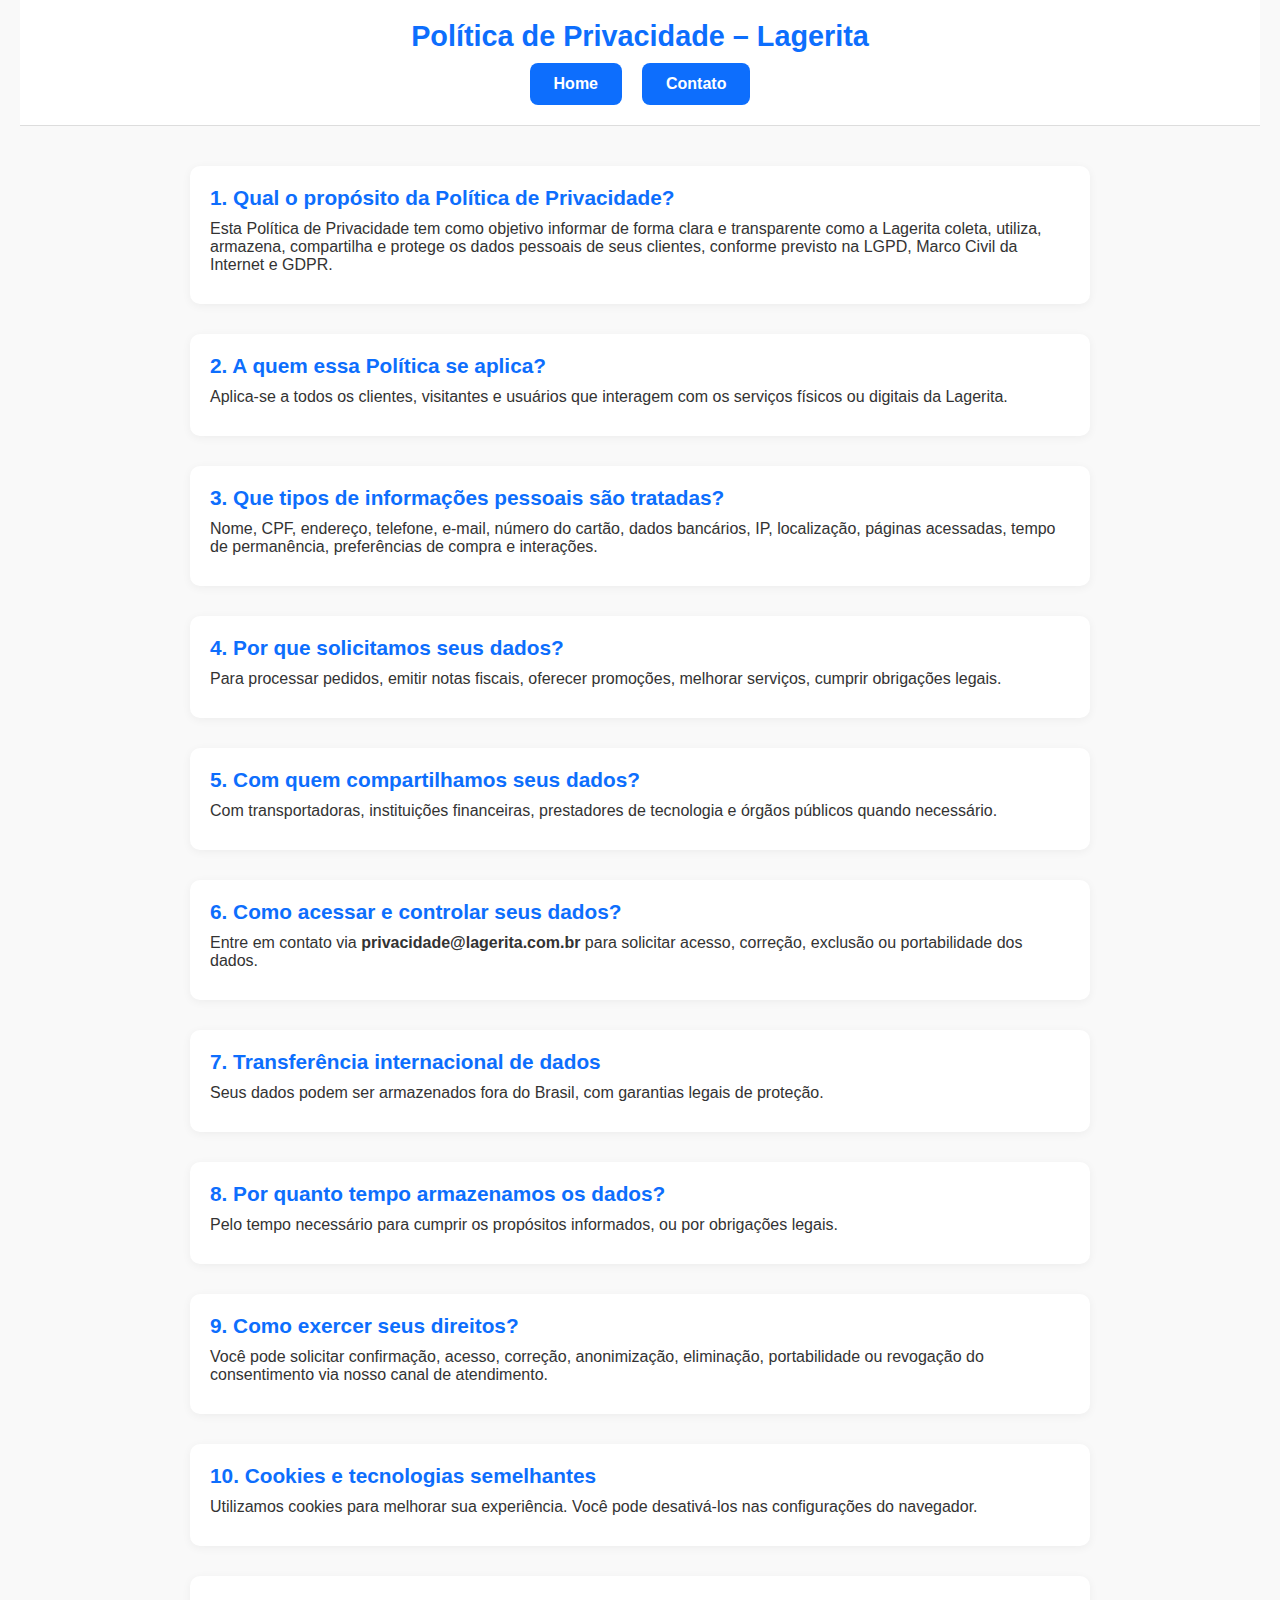
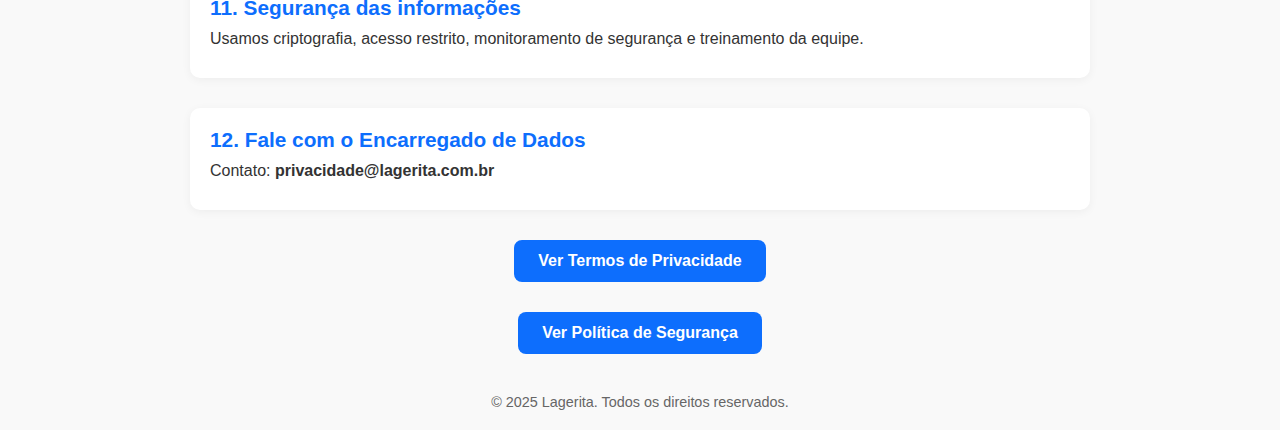
<file: index.html>
<!DOCTYPE html>
<html lang="pt-br">
<head>
    <meta charset="UTF-8">
    <meta name="viewport" content="width=device-width, initial-scale=1.0">
    <title>Política de Privacidade – Lagerita</title>
    <link rel="stylesheet" href="style.css">
</head>
<body>
    <header>
        <h1>Política de Privacidade – Lagerita</h1>
        <nav>
            <a class="botao" href="#">Home</a>
            <a class="botao" href="#contato">Contato</a>
        </nav>
    </header>

    <main>
        <section>
            <h2>1. Qual o propósito da Política de Privacidade?</h2>
            <p>Esta Política de Privacidade tem como objetivo informar de forma clara e transparente como a Lagerita coleta, utiliza, armazena, compartilha e protege os dados pessoais de seus clientes, conforme previsto na LGPD, Marco Civil da Internet e GDPR.</p>
        </section>

        <section>
            <h2>2. A quem essa Política se aplica?</h2>
            <p>Aplica-se a todos os clientes, visitantes e usuários que interagem com os serviços físicos ou digitais da Lagerita.</p>
        </section>

        <section>
            <h2>3. Que tipos de informações pessoais são tratadas?</h2>
            <p>Nome, CPF, endereço, telefone, e-mail, número do cartão, dados bancários, IP, localização, páginas acessadas, tempo de permanência, preferências de compra e interações.</p>
        </section>

        <section>
            <h2>4. Por que solicitamos seus dados?</h2>
            <p>Para processar pedidos, emitir notas fiscais, oferecer promoções, melhorar serviços, cumprir obrigações legais.</p>
        </section>

        <section>
            <h2>5. Com quem compartilhamos seus dados?</h2>
            <p>Com transportadoras, instituições financeiras, prestadores de tecnologia e órgãos públicos quando necessário.</p>
        </section>

        <section>
            <h2>6. Como acessar e controlar seus dados?</h2>
            <p>Entre em contato via <strong>privacidade@lagerita.com.br</strong> para solicitar acesso, correção, exclusão ou portabilidade dos dados.</p>
        </section>

        <section>
            <h2>7. Transferência internacional de dados</h2>
            <p>Seus dados podem ser armazenados fora do Brasil, com garantias legais de proteção.</p>
        </section>

        <section>
            <h2>8. Por quanto tempo armazenamos os dados?</h2>
            <p>Pelo tempo necessário para cumprir os propósitos informados, ou por obrigações legais.</p>
        </section>

        <section>
            <h2>9. Como exercer seus direitos?</h2>
            <p>Você pode solicitar confirmação, acesso, correção, anonimização, eliminação, portabilidade ou revogação do consentimento via nosso canal de atendimento.</p>
        </section>

        <section>
            <h2>10. Cookies e tecnologias semelhantes</h2>
            <p>Utilizamos cookies para melhorar sua experiência. Você pode desativá-los nas configurações do navegador.</p>
        </section>

        <section>
            <h2>11. Segurança das informações</h2>
            <p>Usamos criptografia, acesso restrito, monitoramento de segurança e treinamento da equipe.</p>
        </section>

        <section id="contato">
            <h2>12. Fale com o Encarregado de Dados</h2>
            <p>Contato: <strong>privacidade@lagerita.com.br</strong></p>
        </section>

        <div class="botao-termos">
            <a href="termos_privacidade.html" class="botao">Ver Termos de Privacidade</a>
        </div>

        <div class="botao-politica-seguranca">
            <a href="politica_seguranca.html" class="botao">Ver Política de Segurança</a>
        </div>
    </main>

    <footer>
        &copy; 2025 Lagerita. Todos os direitos reservados.
    </footer>

</body>
</html>
</file>
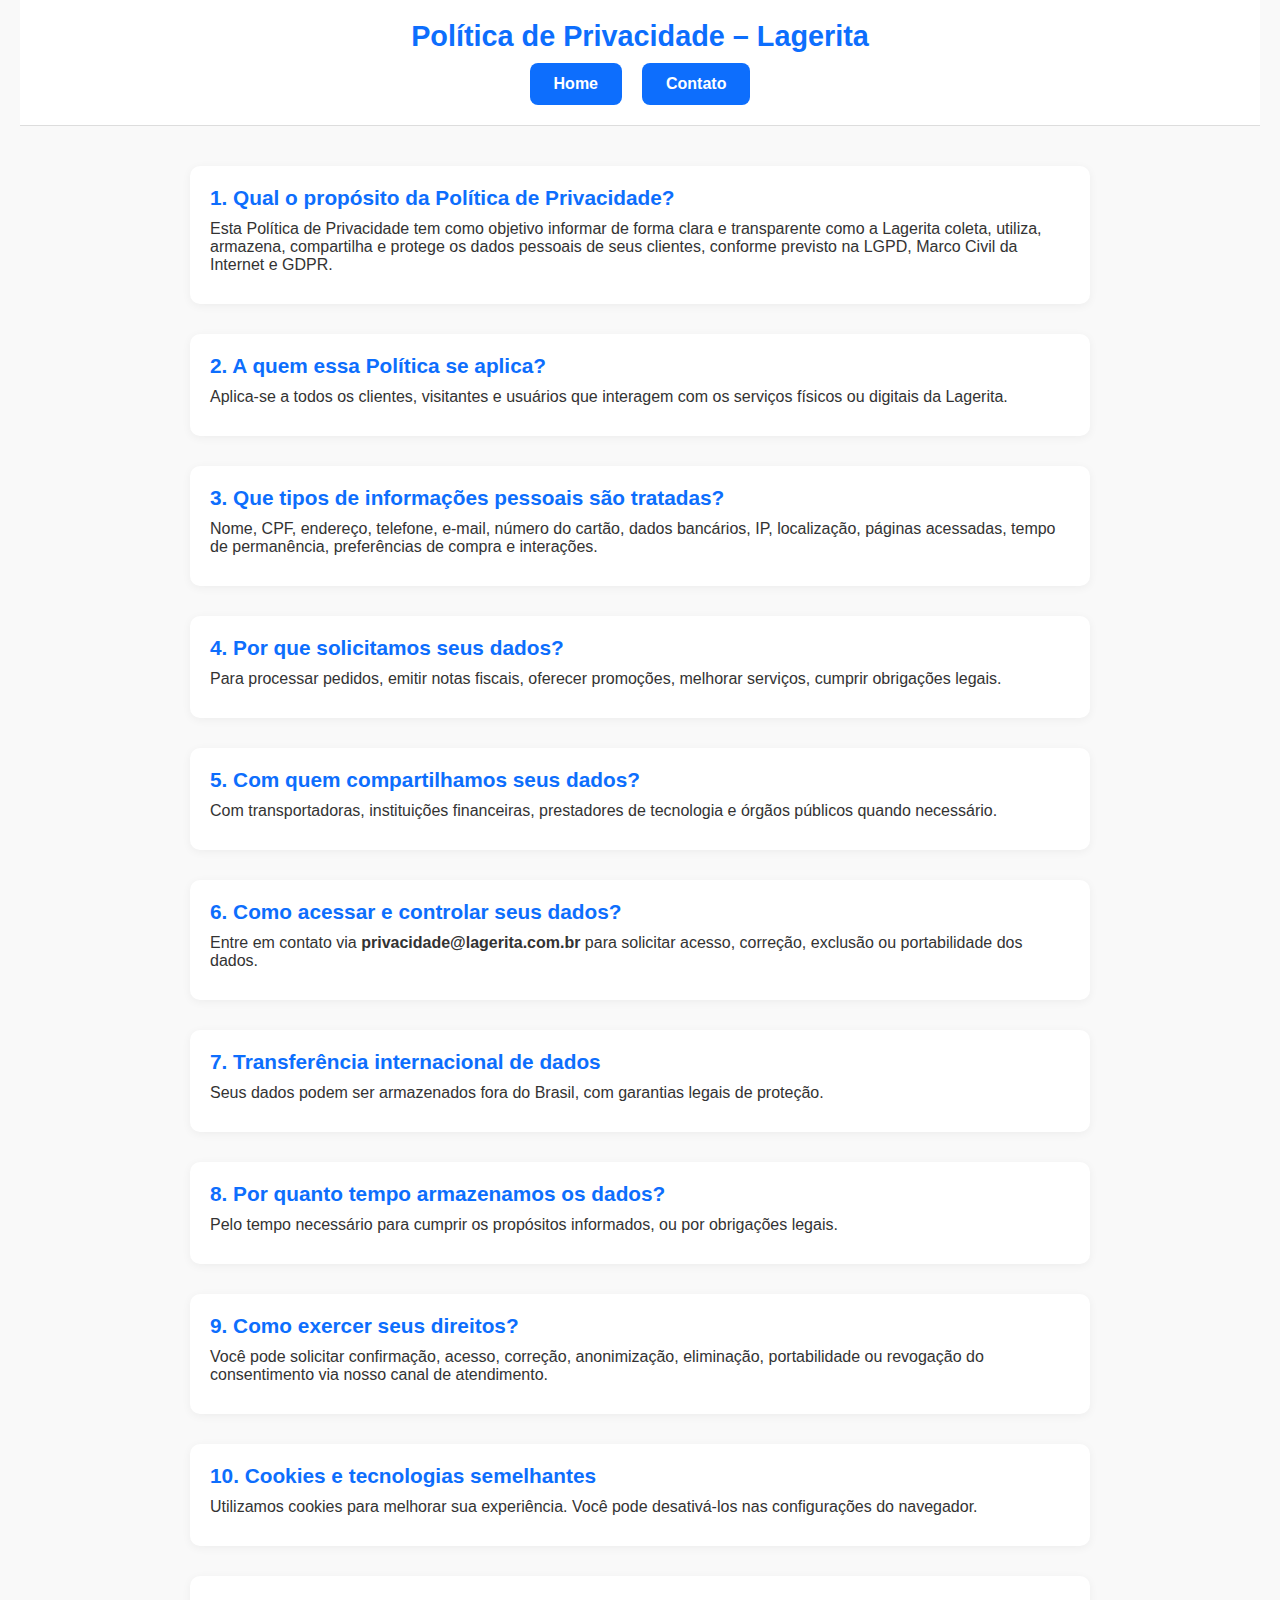
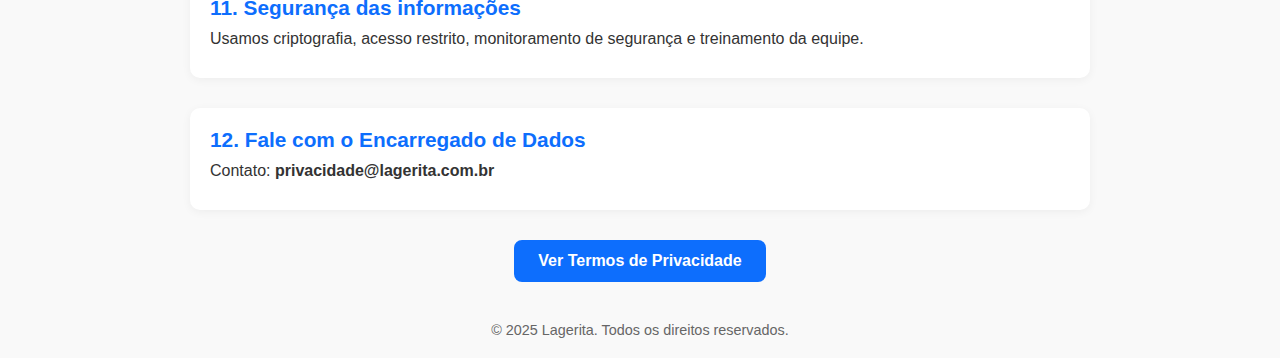
<file: politica_privacidade.html>
<!DOCTYPE html>
<html lang="pt-br">
<head>
    <meta charset="UTF-8">
    <meta name="viewport" content="width=device-width, initial-scale=1.0">
    <title>Política de Privacidade – Lagerita</title>
    <link rel="stylesheet" href="style.css">
</head>
<body>
    <header>
        <h1>Política de Privacidade – Lagerita</h1>
        <nav>
            <a class="botao" href="#">Home</a>
            <a class="botao" href="#contato">Contato</a>
        </nav>
    </header>

    <main>
        <section>
            <h2>1. Qual o propósito da Política de Privacidade?</h2>
            <p>Esta Política de Privacidade tem como objetivo informar de forma clara e transparente como a Lagerita coleta, utiliza, armazena, compartilha e protege os dados pessoais de seus clientes, conforme previsto na LGPD, Marco Civil da Internet e GDPR.</p>
        </section>

        <section>
            <h2>2. A quem essa Política se aplica?</h2>
            <p>Aplica-se a todos os clientes, visitantes e usuários que interagem com os serviços físicos ou digitais da Lagerita.</p>
        </section>

        <section>
            <h2>3. Que tipos de informações pessoais são tratadas?</h2>
            <p>Nome, CPF, endereço, telefone, e-mail, número do cartão, dados bancários, IP, localização, páginas acessadas, tempo de permanência, preferências de compra e interações.</p>
        </section>

        <section>
            <h2>4. Por que solicitamos seus dados?</h2>
            <p>Para processar pedidos, emitir notas fiscais, oferecer promoções, melhorar serviços, cumprir obrigações legais.</p>
        </section>

        <section>
            <h2>5. Com quem compartilhamos seus dados?</h2>
            <p>Com transportadoras, instituições financeiras, prestadores de tecnologia e órgãos públicos quando necessário.</p>
        </section>

        <section>
            <h2>6. Como acessar e controlar seus dados?</h2>
            <p>Entre em contato via <strong>privacidade@lagerita.com.br</strong> para solicitar acesso, correção, exclusão ou portabilidade dos dados.</p>
        </section>

        <section>
            <h2>7. Transferência internacional de dados</h2>
            <p>Seus dados podem ser armazenados fora do Brasil, com garantias legais de proteção.</p>
        </section>

        <section>
            <h2>8. Por quanto tempo armazenamos os dados?</h2>
            <p>Pelo tempo necessário para cumprir os propósitos informados, ou por obrigações legais.</p>
        </section>

        <section>
            <h2>9. Como exercer seus direitos?</h2>
            <p>Você pode solicitar confirmação, acesso, correção, anonimização, eliminação, portabilidade ou revogação do consentimento via nosso canal de atendimento.</p>
        </section>

        <section>
            <h2>10. Cookies e tecnologias semelhantes</h2>
            <p>Utilizamos cookies para melhorar sua experiência. Você pode desativá-los nas configurações do navegador.</p>
        </section>

        <section>
            <h2>11. Segurança das informações</h2>
            <p>Usamos criptografia, acesso restrito, monitoramento de segurança e treinamento da equipe.</p>
        </section>

        <section id="contato">
            <h2>12. Fale com o Encarregado de Dados</h2>
            <p>Contato: <strong>privacidade@lagerita.com.br</strong></p>
        </section>

        <div class="botao-termos">
            <a href="termos_privacidade.html" class="botao">Ver Termos de Privacidade</a>
        </div>
    </main>

    <footer>
        &copy; 2025 Lagerita. Todos os direitos reservados.
    </footer>

</body>
</html>
</file>
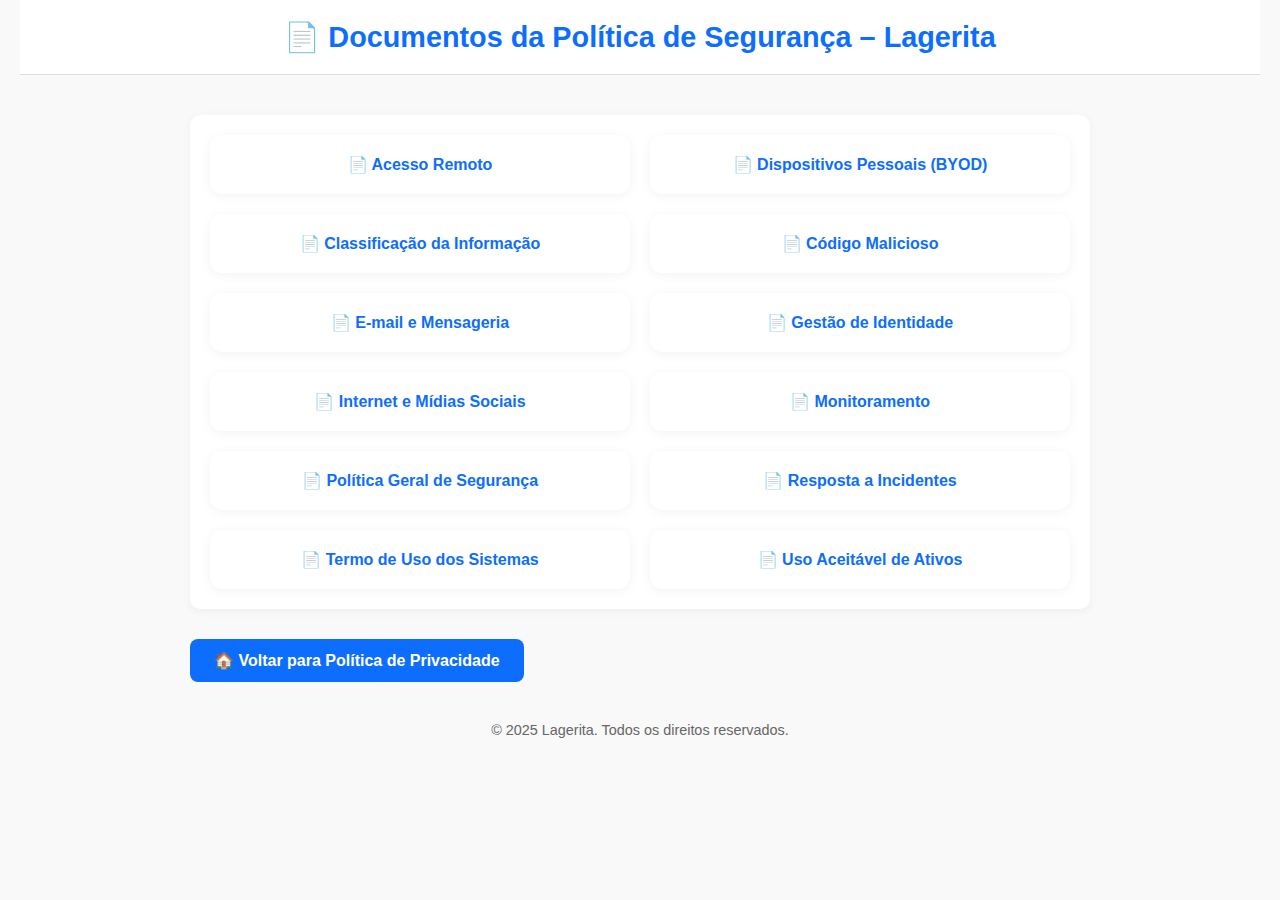
<file: politica_seguranca.html>
<!DOCTYPE html>
<html lang="pt-br">
<head>
  <meta charset="UTF-8">
  <meta name="viewport" content="width=device-width, initial-scale=1.0">
  <title>Política de Segurança da Informação – Lagerita</title>
  <link rel="stylesheet" href="style.css">
  <link rel="stylesheet" href="politica_seguranca.css">
</head>
<body>
  <header>
    <h1>📄 Documentos da Política de Segurança – Lagerita</h1>
  </header>

  <main>
    <section class="pdf-grid">
      <div class="card-pdf"><a href="pdfs/politica_segurancaPDF/033-lagerita-acesso-remoto-r1.pdf" target="_blank">📄 Acesso Remoto</a></div>
      <div class="card-pdf"><a href="pdfs/politica_segurancaPDF/033-lagerita-byod-r1.pdf" target="_blank">📄 Dispositivos Pessoais (BYOD)</a></div>
      <div class="card-pdf"><a href="pdfs/politica_segurancaPDF/033-lagerita-classificacao-informacao-r1.pdf" target="_blank">📄 Classificação da Informação</a></div>
      <div class="card-pdf"><a href="pdfs/politica_segurancaPDF/033-lagerita-cod-maliciosos-r1.pdf" target="_blank">📄 Código Malicioso</a></div>
      <div class="card-pdf"><a href="pdfs/politica_segurancaPDF/033-lagerita-email-im-r1.pdf" target="_blank">📄 E-mail e Mensageria</a></div>
      <div class="card-pdf"><a href="pdfs/politica_segurancaPDF/033-lagerita-gestao-identidade-r1.pdf" target="_blank">📄 Gestão de Identidade</a></div>
      <div class="card-pdf"><a href="pdfs/politica_segurancaPDF/033-lagerita-internet-midias-sociais-r1.pdf" target="_blank">📄 Internet e Mídias Sociais</a></div>
      <div class="card-pdf"><a href="pdfs/politica_segurancaPDF/033-lagerita-monitoramento-r1.pdf" target="_blank">📄 Monitoramento</a></div>
      <div class="card-pdf"><a href="pdfs/politica_segurancaPDF/033-lagerita-pgsi-r1.pdf" target="_blank">📄 Política Geral de Segurança</a></div>
      <div class="card-pdf"><a href="pdfs/politica_segurancaPDF/033-lagerita-resposta-incidente-r1.pdf" target="_blank">📄 Resposta a Incidentes</a></div>
      <div class="card-pdf"><a href="pdfs/politica_segurancaPDF/033-lagerita-tusi-r1.pdf" target="_blank">📄 Termo de Uso dos Sistemas</a></div>
      <div class="card-pdf"><a href="pdfs/politica_segurancaPDF/033-lagerita-uso-aceitavel-r1.pdf" target="_blank">📄 Uso Aceitável de Ativos</a></div>

    </section>

    <div class="botao-voltar-politica-privacidade">
        <a class="botao" href="index.html">🏠 Voltar para Política de Privacidade</a>
    </div>
  </main>

  <footer>
    <p>&copy; 2025 Lagerita. Todos os direitos reservados.</p>
  </footer>
</body>
</html>
</file>
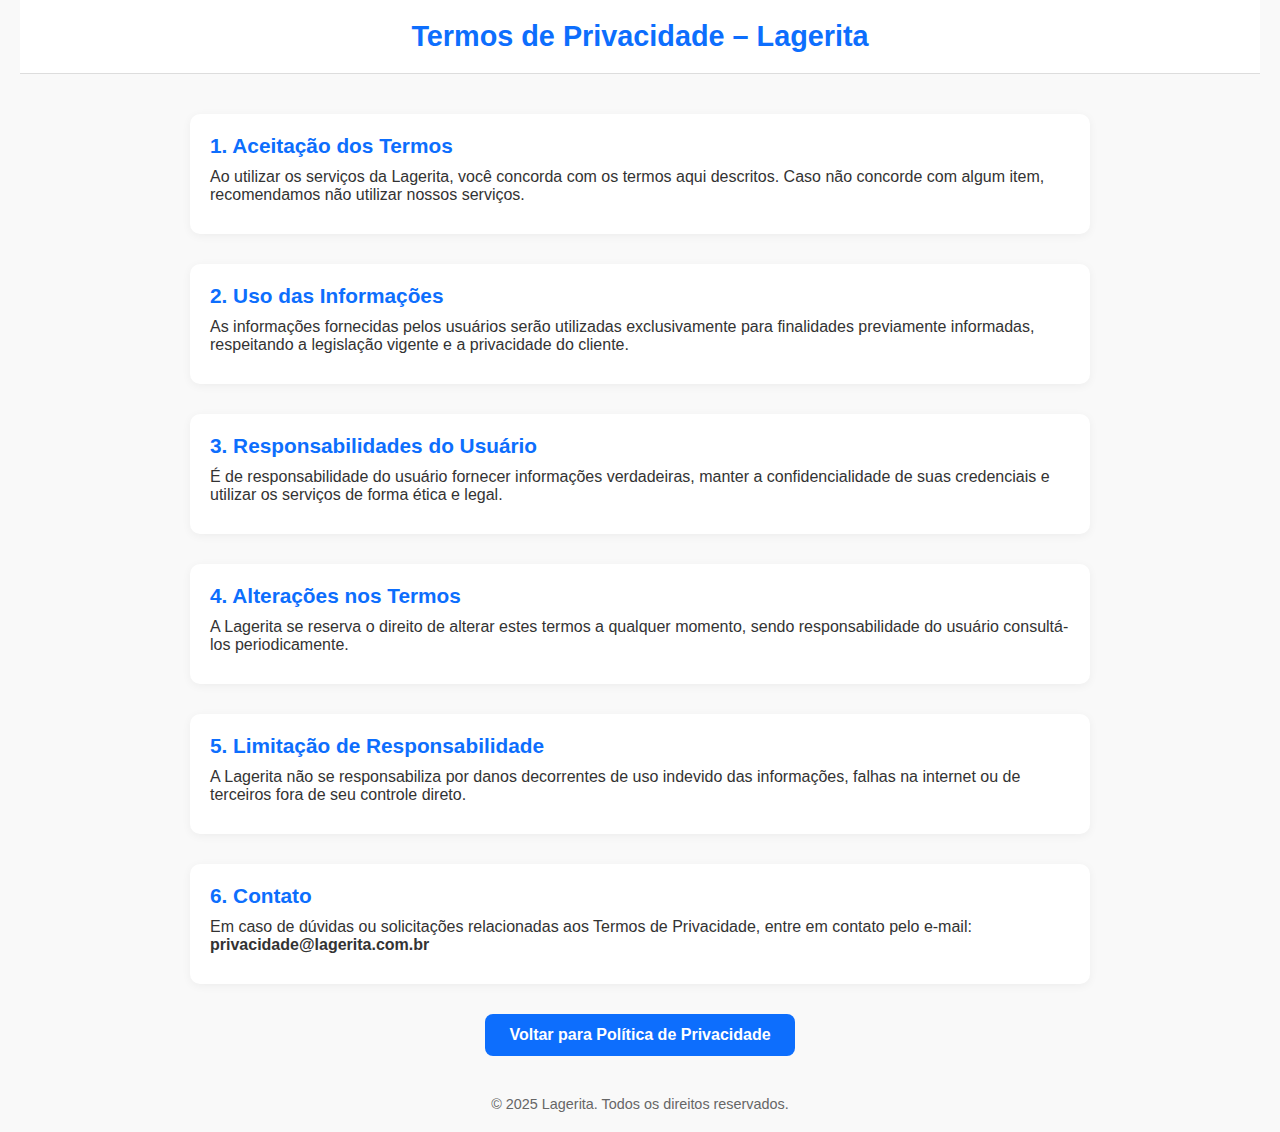
<file: termos_privacidade.html>
<!DOCTYPE html>
<html lang="pt-br">
<head>
    <meta charset="UTF-8">
    <meta name="viewport" content="width=device-width, initial-scale=1.0">
    <title>Termos de Privacidade – Lagerita</title>
    <link rel="stylesheet" href="style.css">
</head>
<body>
    <header>
        <h1>Termos de Privacidade – Lagerita</h1>
    </header>

    <main>
        <section>
            <h2>1. Aceitação dos Termos</h2>
            <p>Ao utilizar os serviços da Lagerita, você concorda com os termos aqui descritos. Caso não concorde com algum item, recomendamos não utilizar nossos serviços.</p>
        </section>

        <section>
            <h2>2. Uso das Informações</h2>
            <p>As informações fornecidas pelos usuários serão utilizadas exclusivamente para finalidades previamente informadas, respeitando a legislação vigente e a privacidade do cliente.</p>
        </section>

        <section>
            <h2>3. Responsabilidades do Usuário</h2>
            <p>É de responsabilidade do usuário fornecer informações verdadeiras, manter a confidencialidade de suas credenciais e utilizar os serviços de forma ética e legal.</p>
        </section>

        <section>
            <h2>4. Alterações nos Termos</h2>
            <p>A Lagerita se reserva o direito de alterar estes termos a qualquer momento, sendo responsabilidade do usuário consultá-los periodicamente.</p>
        </section>

        <section>
            <h2>5. Limitação de Responsabilidade</h2>
            <p>A Lagerita não se responsabiliza por danos decorrentes de uso indevido das informações, falhas na internet ou de terceiros fora de seu controle direto.</p>
        </section>

        <section>
            <h2>6. Contato</h2>
            <p>Em caso de dúvidas ou solicitações relacionadas aos Termos de Privacidade, entre em contato pelo e-mail: <strong>privacidade@lagerita.com.br</strong></p>
        </section>

        <div class="botao-termos">
            <a href="index.html" class="botao">Voltar para Política de Privacidade</a>
        </div>
    </main>

    <footer>
        &copy; 2025 Lagerita. Todos os direitos reservados.
    </footer>

</body>
</html>
</file>
<file: style.css>
* {
    margin: 0;
    padding: 0;
    box-sizing: border-box;
}

html {
    scroll-behavior: smooth;
  }  

body {
    font-family: 'Segoe UI', Tahoma, Geneva, Verdana, sans-serif;
    background-color: #f9f9f9;
    color: #333;
    padding: 0 20px;
}

header {
    background-color: #ffffff;
    border-bottom: 1px solid #ddd;
    padding: 20px 0;
    position: sticky;
    top: 0;
    z-index: 1000;
}

header h1 {
    font-size: 1.8rem;
    color: #0d6efd;
    text-align: center;
}

nav {
    display: flex;
    justify-content: center;
    gap: 20px;
    margin-top: 10px;
}

nav a {
    color: #0d6efd;
    text-decoration: none;
    font-weight: 500;
}

nav a:hover {
    text-decoration: underline;
}

main {
    max-width: 900px;
    margin: 40px auto;
}

section {
    background: white;
    padding: 20px;
    border-radius: 10px;
    box-shadow: 0 2px 10px rgba(0, 0, 0, 0.05);
    margin-bottom: 30px;
}

section h2 {
    color: #0d6efd;
    margin-bottom: 10px;
    font-size: 1.3rem;
}

section p {
    margin-bottom: 10px;
}

footer {
    text-align: center;
    font-size: 0.9rem;
    color: #666;
    margin: 40px 0 20px;
}

.botao-termos {
    text-align: center;
    margin: 30px 0;
}

.botao-politica-seguranca {
    text-align: center;
    margin: 30px 0;
}

.botao {
    display: inline-block;
    background-color: #0d6efd;
    color: white;
    padding: 12px 24px;
    border-radius: 8px;
    text-decoration: none;
    font-weight: bold;
    transition: background-color 0.3s ease;
}

.botao:hover {
    background-color: #0b5ed7;
}
</file>
<file: politica_seguranca.css>
.pdf-grid {
    display: grid;
    grid-template-columns: repeat(auto-fit, minmax(280px, 1fr));
    gap: 20px;
    margin-top: 30px;
}

.card-pdf {
    background-color: white;
    padding: 20px;
    border-radius: 12px;
    box-shadow: 0 2px 12px rgba(0, 0, 0, 0.05);
    transition: transform 0.2s, box-shadow 0.2s;
    text-align: center;
}

.card-pdf:hover {
    transform: translateY(-4px);
    box-shadow: 0 6px 20px rgba(0, 0, 0, 0.1);
}

.card-pdf a {
    color: #0d6efd;
    font-weight: bold;
    text-decoration: none;
    font-size: 1rem;
    display: inline-block;
    width: 100%;
}

.card-pdf a:hover {
    text-decoration: underline;
}
</file>
